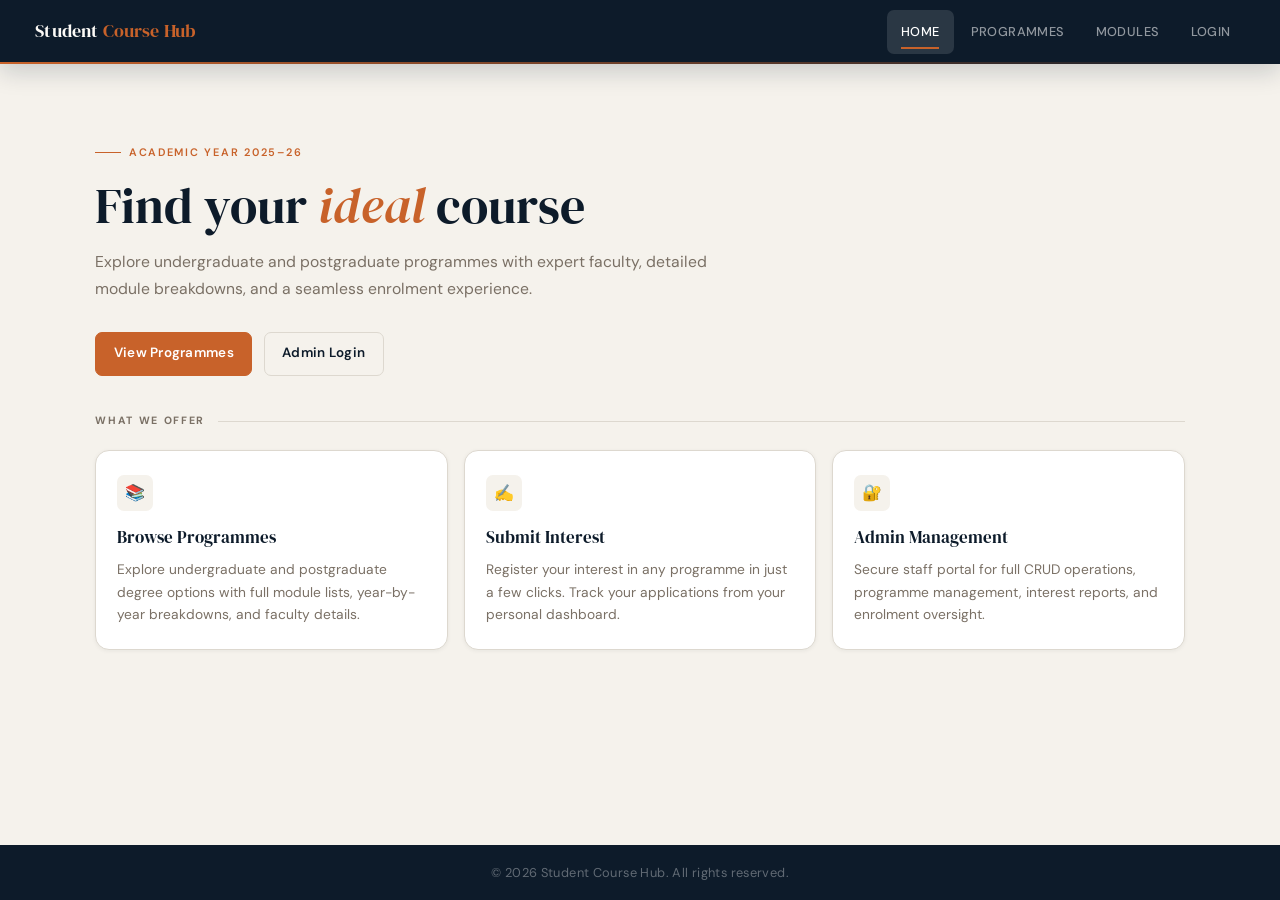
<file: public/index.html>
<!DOCTYPE html>
<html lang="en">
<head>
    <meta charset="UTF-8" />
    <meta name="viewport" content="width=device-width, initial-scale=1.0" />
    <title>Student Course Hub</title>
    <link rel="stylesheet" href="css/style.css" />
</head>
<body>
    <header>
        <h1>Student <span>Course Hub</span></h1>
        <nav>
            <a href="index.html" class="active">Home</a>
            <a href="programmes.html">Programmes</a>
            <a href="modules.html">Modules</a>
            <a href="login.html">Login</a>
        </nav>
    </header>

    <main>
        <section class="hero">
            <div class="hero-label">Academic Year 2025–26</div>
            <h2>Find your <em>ideal</em> course</h2>
            <p>Explore undergraduate and postgraduate programmes with expert faculty, detailed module breakdowns, and a seamless enrolment experience.</p>
            <div class="hero-actions">
                <a class="btn btn-accent" href="programmes.html">View Programmes</a>
                <a class="btn btn-ghost" href="/WebAssignment/public/admin-login">Admin Login</a>
            </div>
        </section>

        <div class="section-label">What we offer</div>

        <section class="features">
            <div class="feature">
                <div class="feature-icon">📚</div>
                <h3>Browse Programmes</h3>
                <p>Explore undergraduate and postgraduate degree options with full module lists, year-by-year breakdowns, and faculty details.</p>
            </div>
            <div class="feature">
                <div class="feature-icon">✍️</div>
                <h3>Submit Interest</h3>
                <p>Register your interest in any programme in just a few clicks. Track your applications from your personal dashboard.</p>
            </div>
            <div class="feature">
                <div class="feature-icon">🔐</div>
                <h3>Admin Management</h3>
                <p>Secure staff portal for full CRUD operations, programme management, interest reports, and enrolment oversight.</p>
            </div>
        </section>
    </main>

    <footer>
        <p>&copy; 2026 Student Course Hub. All rights reserved.</p>
    </footer>
</body>
</html>
</file>
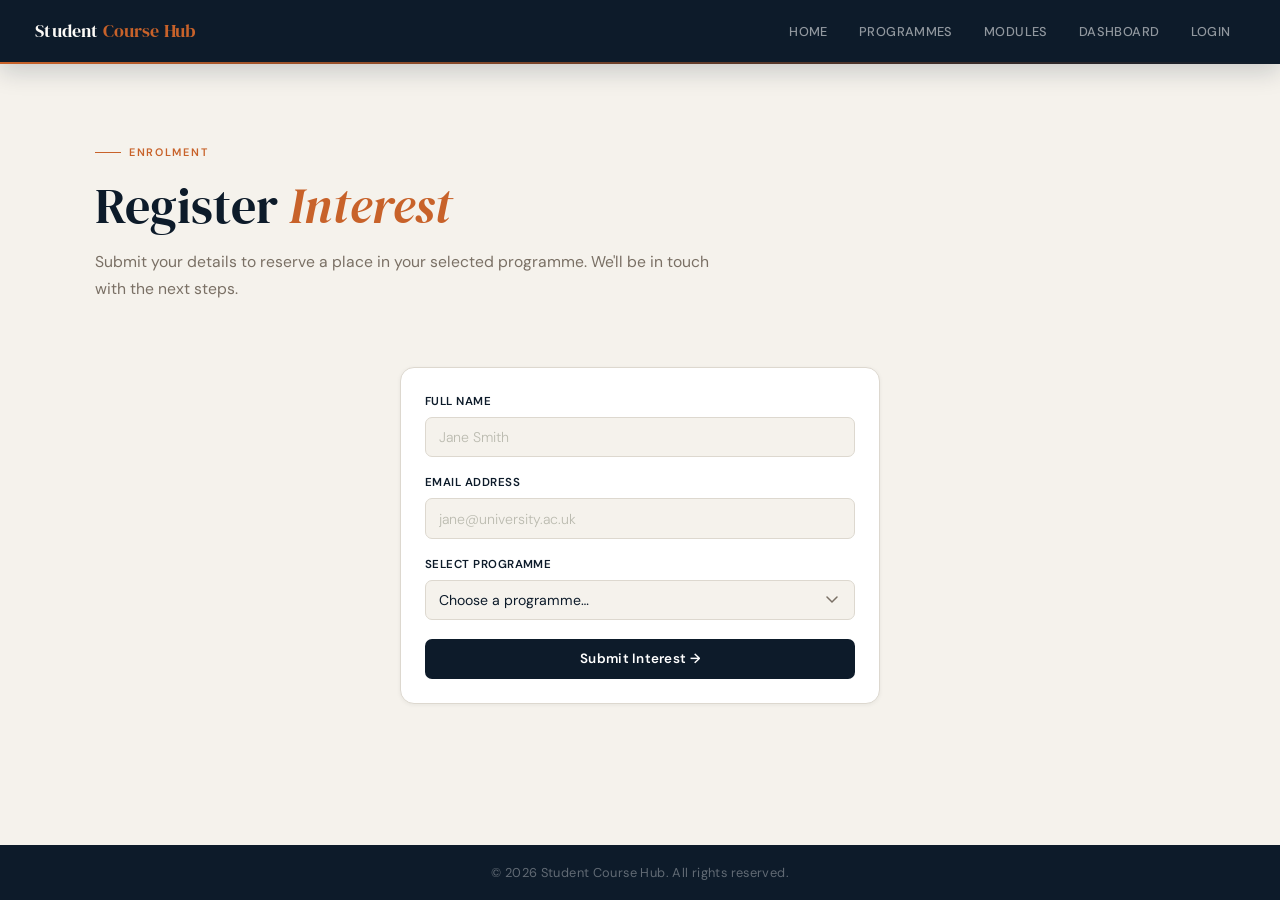
<file: public/interest.html>
<!DOCTYPE html>
<html lang="en">
<head>
  <meta charset="UTF-8" />
  <meta name="viewport" content="width=device-width, initial-scale=1.0" />
  <title>Register Interest — Student Course Hub</title>
  <link rel="stylesheet" href="css/style.css" />
</head>
<body>
  <header>
    <h1>Student <span>Course Hub</span></h1>
    <nav>
      <a href="index.html">Home</a>
      <a href="programmes.html">Programmes</a>
      <a href="modules.html">Modules</a>
      <a href="student-dashboard.html">Dashboard</a>
      <a href="login.html">Login</a>
    </nav>
  </header>

  <main>
    <section class="hero" style="padding-bottom:1rem;">
      <div class="hero-label">Enrolment</div>
      <h2>Register <em>Interest</em></h2>
      <p>Submit your details to reserve a place in your selected programme. We'll be in touch with the next steps.</p>
    </section>

    <div class="form-wrapper">
      <form action="/interest/submit" method="POST">
        <label for="name">Full Name</label>
        <input type="text" id="name" name="name" placeholder="Jane Smith" required>

        <label for="email">Email Address</label>
        <input type="email" id="email" name="email" placeholder="jane@university.ac.uk" required>

        <label for="programme">Select Programme</label>
        <select id="programme" name="programme_id" required>
          <option value="" disabled selected>Choose a programme…</option>
          <option value="1">BSc Computer Science</option>
          <option value="4">BSc Cyber Security</option>
          <option value="6">MSc Machine Learning</option>
        </select>

        <button type="submit">Submit Interest →</button>
      </form>
    </div>
  </main>

  <footer>
    <p>&copy; 2026 Student Course Hub. All rights reserved.</p>
  </footer>
</body>
</html>
</file>
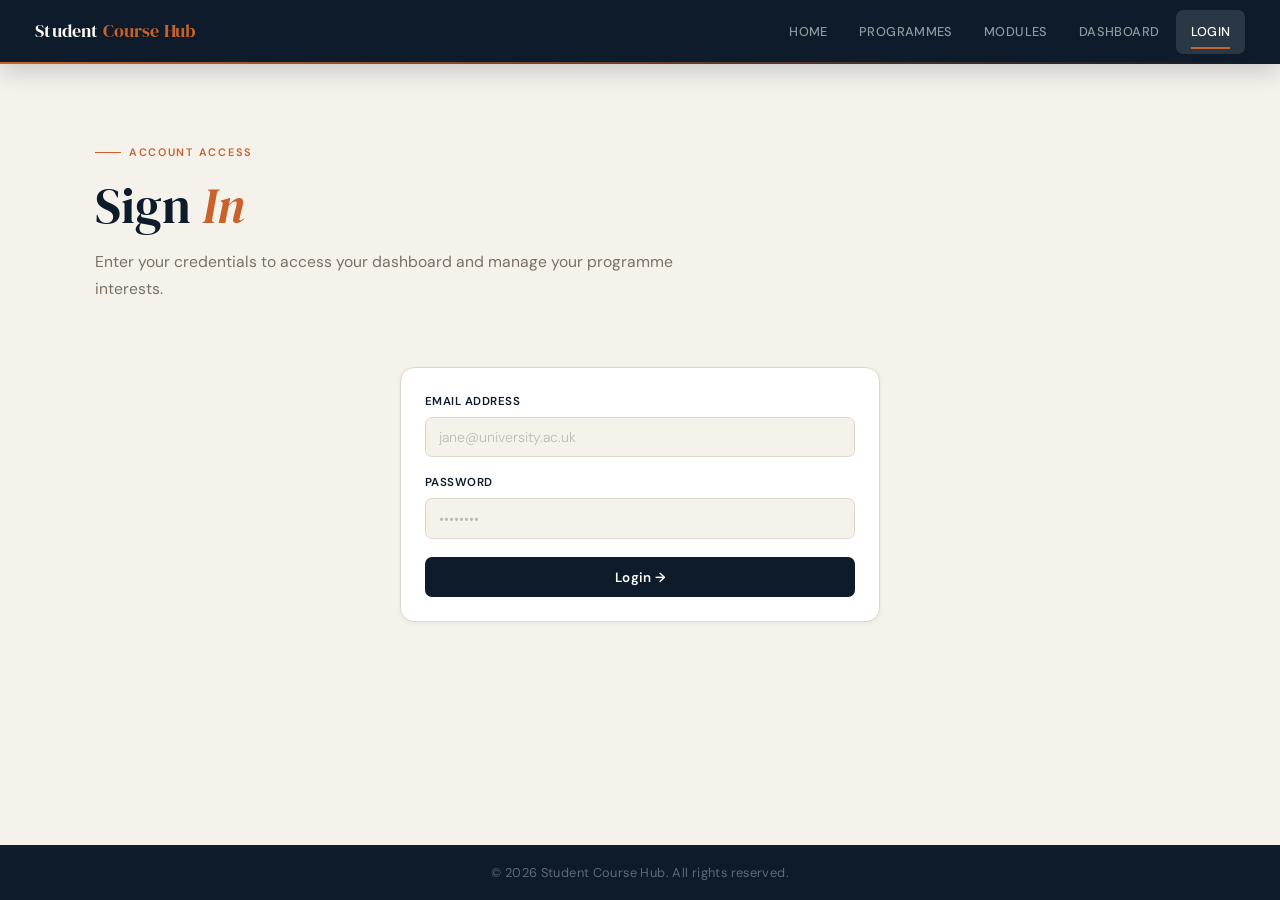
<file: public/login.html>
<!DOCTYPE html>
<html lang="en">
<head>
  <meta charset="UTF-8" />
  <meta name="viewport" content="width=device-width, initial-scale=1.0" />
  <title>Login — Student Course Hub</title>
  <link rel="stylesheet" href="css/style.css" />
</head>
<body>
  <header>
    <h1>Student <span>Course Hub</span></h1>
    <nav>
      <a href="index.html">Home</a>
      <a href="programmes.html">Programmes</a>
      <a href="modules.html">Modules</a>
      <a href="student-dashboard.html">Dashboard</a>
      <a href="login.html" class="active">Login</a>
    </nav>
  </header>

  <main>
    <section class="hero" style="padding-bottom:1rem;">
      <div class="hero-label">Account Access</div>
      <h2>Sign <em>In</em></h2>
      <p>Enter your credentials to access your dashboard and manage your programme interests.</p>
    </section>

    <div class="form-wrapper">
      <form action="/auth/login" method="POST">
        <label for="email">Email Address</label>
        <input type="email" id="email" name="email" placeholder="jane@university.ac.uk" required>

        <label for="password">Password</label>
        <input type="password" id="password" name="password" placeholder="••••••••" required>

        <button type="submit">Login →</button>
      </form>
    </div>
  </main>

  <footer>
    <p>&copy; 2026 Student Course Hub. All rights reserved.</p>
  </footer>
</body>
</html>
</file>
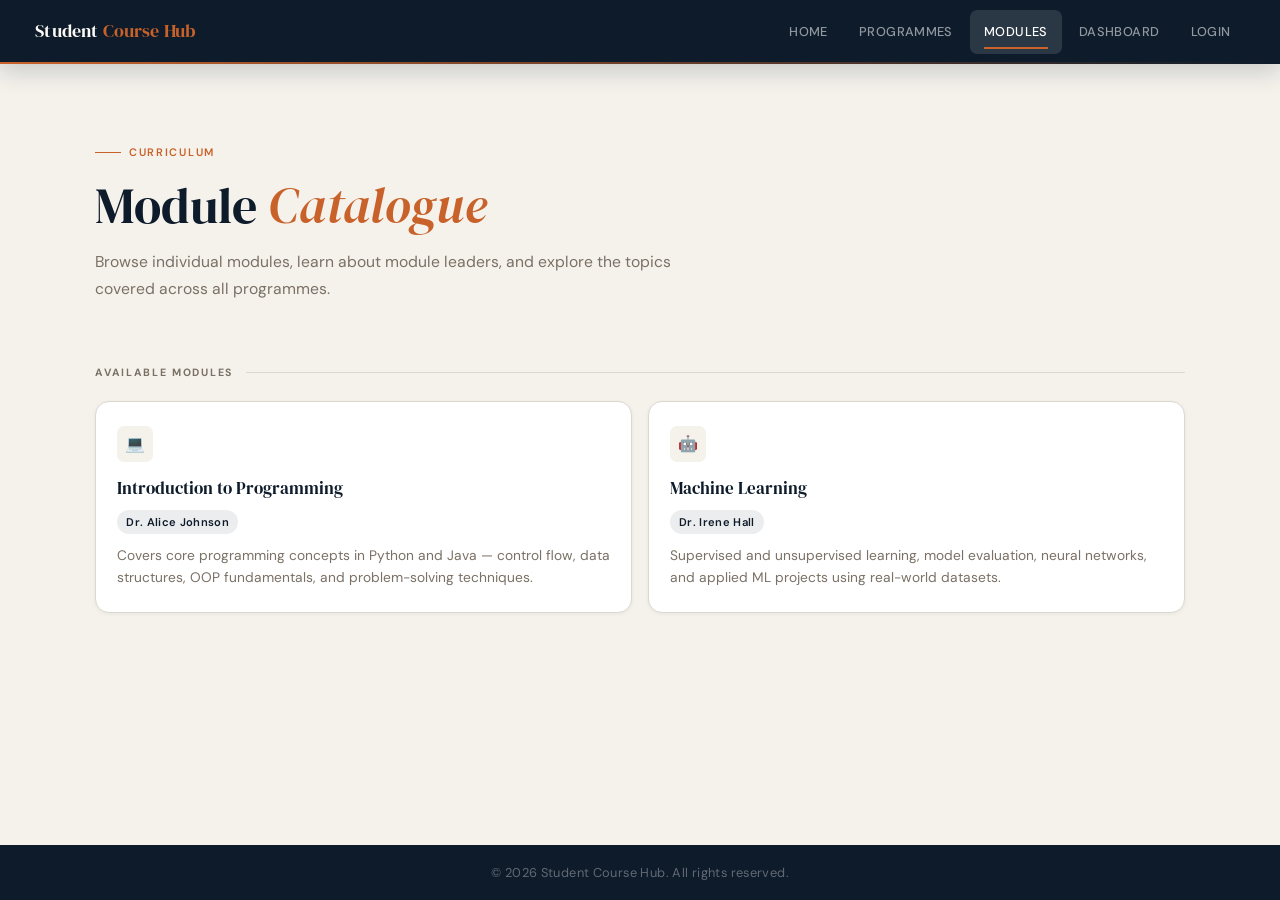
<file: public/modules.html>
<!DOCTYPE html>
<html lang="en">
<head>
  <meta charset="UTF-8" />
  <meta name="viewport" content="width=device-width, initial-scale=1.0" />
  <title>Modules — Student Course Hub</title>
  <link rel="stylesheet" href="css/style.css" />
</head>
<body>
  <header>
    <h1>Student <span>Course Hub</span></h1>
    <nav>
      <a href="index.html">Home</a>
      <a href="programmes.html">Programmes</a>
      <a href="modules.html" class="active">Modules</a>
      <a href="student-dashboard.html">Dashboard</a>
      <a href="login.html">Login</a>
    </nav>
  </header>

  <main>
    <section class="hero" style="padding-bottom:2rem;">
      <div class="hero-label">Curriculum</div>
      <h2>Module <em>Catalogue</em></h2>
      <p>Browse individual modules, learn about module leaders, and explore the topics covered across all programmes.</p>
    </section>

    <div class="section-label">Available Modules</div>

    <section class="features">
      <div class="feature">
        <div class="feature-icon">💻</div>
        <h3>Introduction to Programming</h3>
        <p><span class="badge badge-navy" style="margin-bottom:0.6rem;display:inline-flex;">Dr. Alice Johnson</span></p>
        <p>Covers core programming concepts in Python and Java — control flow, data structures, OOP fundamentals, and problem-solving techniques.</p>
      </div>
      <div class="feature">
        <div class="feature-icon">🤖</div>
        <h3>Machine Learning</h3>
        <p><span class="badge badge-navy" style="margin-bottom:0.6rem;display:inline-flex;">Dr. Irene Hall</span></p>
        <p>Supervised and unsupervised learning, model evaluation, neural networks, and applied ML projects using real-world datasets.</p>
      </div>
    </section>
  </main>

  <footer>
    <p>&copy; 2026 Student Course Hub. All rights reserved.</p>
  </footer>
</body>
</html>
</file>
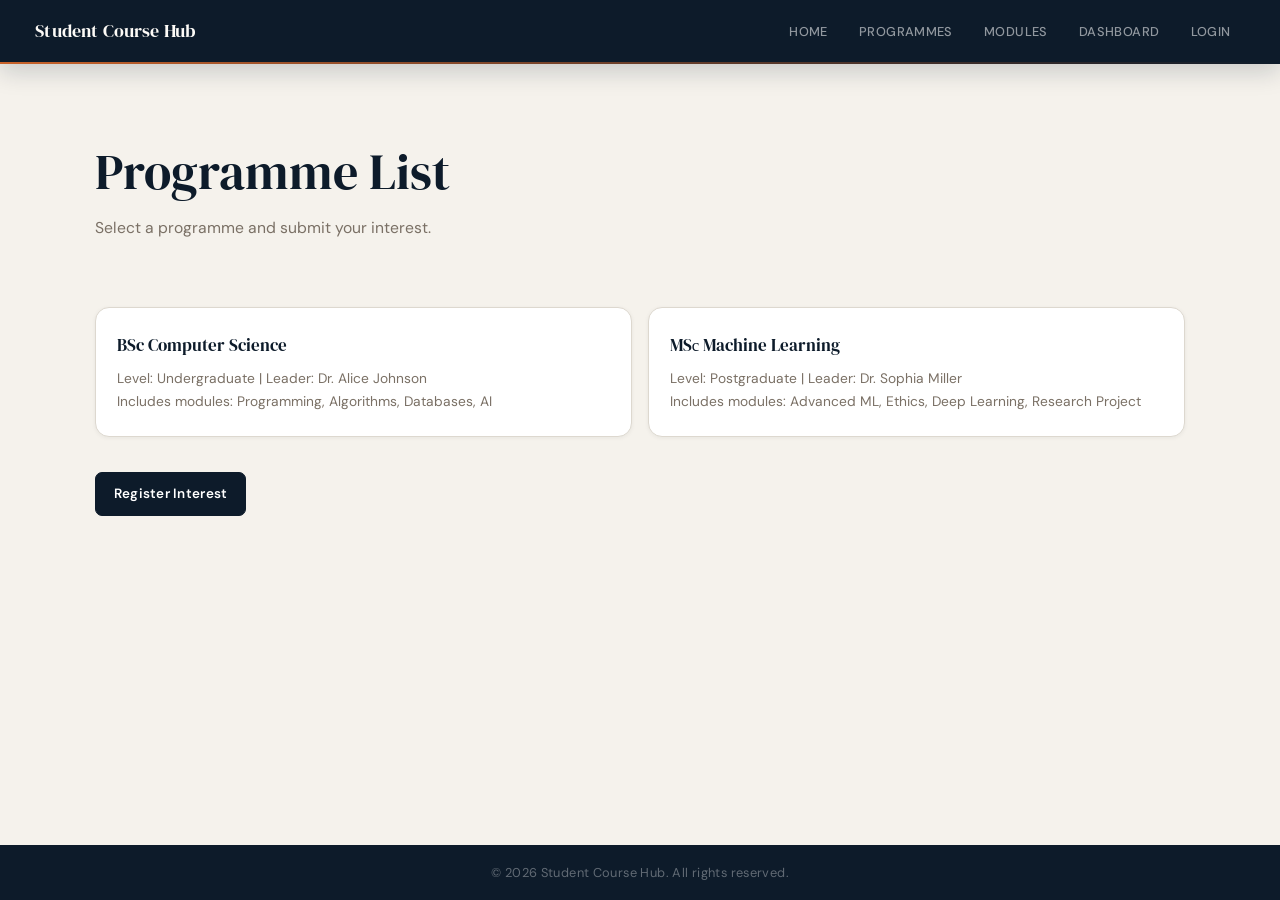
<file: public/programmes.html>
<!DOCTYPE html>
<html lang="en">
<head>
  <meta charset="UTF-8" />
  <meta name="viewport" content="width=device-width, initial-scale=1.0" />
  <title>Programmes - Student Course Hub</title>
  <link rel="stylesheet" href="css/style.css" />
</head>
<body>
  <header>
    <h1>Student Course Hub</h1>
    <nav>
      <a href="index.html">Home</a>
      <a href="programmes.html">Programmes</a>
      <a href="modules.html">Modules</a>
      <a href="student-dashboard.html">Dashboard</a>
      <a href="login.html">Login</a>
    </nav>
  </header>
  <main>
    <section class="hero">
      <h2>Programme List</h2>
      <p>Select a programme and submit your interest.</p>
    </section>
    <section class="features" id="programme-list">
      <div class="feature">
        <h3>BSc Computer Science</h3>
        <p>Level: Undergraduate | Leader: Dr. Alice Johnson</p>
        <p>Includes modules: Programming, Algorithms, Databases, AI</p>
      </div>
      <div class="feature">
        <h3>MSс Machine Learning</h3>
        <p>Level: Postgraduate | Leader: Dr. Sophia Miller</p>
        <p>Includes modules: Advanced ML, Ethics, Deep Learning, Research Project</p>
      </div>
    </section>
    <a class="btn" href="interest.html">Register Interest</a>
  </main>
  <footer>
    <p>&copy; 2026 Student Course Hub. All rights reserved.</p>
  </footer>
</body>
</html>
</file>
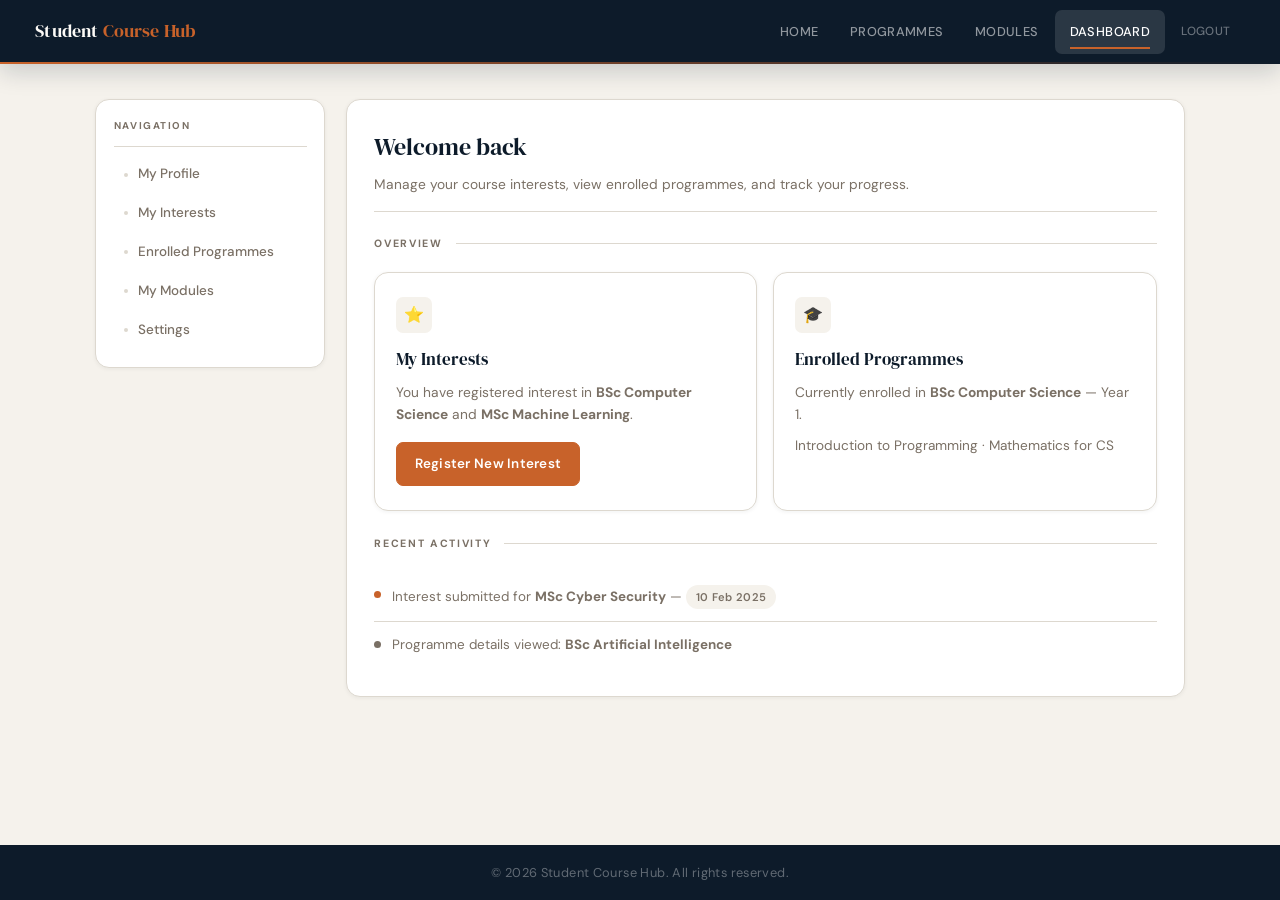
<file: public/student-dashboard.html>
<!DOCTYPE html>
<html lang="en">
<head>
    <meta charset="UTF-8" />
    <meta name="viewport" content="width=device-width, initial-scale=1.0" />
    <title>Student Dashboard — Student Course Hub</title>
    <link rel="stylesheet" href="css/style.css" />
</head>
<body>
    <header>
        <h1>Student <span>Course Hub</span></h1>
        <nav>
            <a href="index.html">Home</a>
            <a href="programmes.html">Programmes</a>
            <a href="modules.html">Modules</a>
            <a href="student-dashboard.html" class="active">Dashboard</a>
            <a href="logout.html" class="nav-logout">Logout</a>
        </nav>
    </header>

    <main>
        <div class="dashboard">
            <aside class="sidebar">
                <div class="sidebar-header">Navigation</div>
                <ul>
                    <li><a href="#profile">My Profile</a></li>
                    <li><a href="#interests">My Interests</a></li>
                    <li><a href="#programmes">Enrolled Programmes</a></li>
                    <li><a href="#modules">My Modules</a></li>
                    <li><a href="#settings">Settings</a></li>
                </ul>
            </aside>

            <section class="content">
                <div class="content-header">
                    <h2>Welcome back</h2>
                    <p>Manage your course interests, view enrolled programmes, and track your progress.</p>
                </div>

                <div class="section-label">Overview</div>

                <div class="features">
                    <div class="feature" id="interests">
                        <div class="feature-icon">⭐</div>
                        <h3>My Interests</h3>
                        <p>You have registered interest in <strong>BSc Computer Science</strong> and <strong>MSc Machine Learning</strong>.</p>
                        <a class="btn btn-accent" href="interest.html">Register New Interest</a>
                    </div>

                    <div class="feature" id="programmes">
                        <div class="feature-icon">🎓</div>
                        <h3>Enrolled Programmes</h3>
                        <p>Currently enrolled in <strong>BSc Computer Science</strong> — Year 1.</p>
                        <p style="margin-top:0.6rem; font-size:0.85rem; color:var(--muted);">Introduction to Programming &middot; Mathematics for CS</p>
                    </div>
                </div>

                <div class="section-label" style="margin-top:1.5rem;">Recent Activity</div>

                <ul class="activity-list">
                    <li>
                        <span class="activity-dot"></span>
                        <span>Interest submitted for <strong>MSc Cyber Security</strong> &mdash; <span class="badge badge-muted">10 Feb 2025</span></span>
                    </li>
                    <li>
                        <span class="activity-dot" style="background:var(--muted);"></span>
                        <span>Programme details viewed: <strong>BSc Artificial Intelligence</strong></span>
                    </li>
                </ul>
            </section>
        </div>
    </main>

    <footer>
        <p>&copy; 2026 Student Course Hub. All rights reserved.</p>
    </footer>
</body>
</html>
</file>
<file: public/css/style.css>
@import url('https://fonts.googleapis.com/css2?family=DM+Serif+Display:ital@0;1&family=DM+Sans:ital,opsz,wght@0,9..40,300;0,9..40,400;0,9..40,500;0,9..40,600;1,9..40,300&display=swap');

/* ── Variables ─────────────────────────────────────────── */
:root {
  --cream:     #F5F2EC;
  --paper:     #FDFBF7;
  --navy:      #0D1B2A;
  --navy-mid:  #1A3044;
  --accent:    #C8622A;
  --accent-lt: #E88B5A;
  --muted:     #7A7065;
  --border:    #DDD8CF;
  --card:      #FFFFFF;
  --shadow-sm: 0 1px 4px rgba(13,27,42,.06);
  --shadow-md: 0 4px 20px rgba(13,27,42,.10);
  --shadow-lg: 0 12px 40px rgba(13,27,42,.14);
  --radius:    10px;
  --radius-sm: 7px;
  --radius-lg: 14px;
  --transition: 0.3s cubic-bezier(0.4, 0, 0.2, 1);
}

/* ── Reset ──────────────────────────────────────────────── */
*, *::before, *::after { box-sizing: border-box; margin: 0; padding: 0; }
html { scroll-behavior: smooth; -webkit-font-smoothing: antialiased; }
body {
  font-family: 'DM Sans', sans-serif;
  background: var(--cream);
  color: var(--navy);
  line-height: 1.65;
  font-size: 16px;
  min-height: 100vh;
  display: flex;
  flex-direction: column;
}

.skip-link {
  position: absolute;
  left: 0;
  top: -100px;
  background: var(--navy);
  color: #fff;
  padding: 0.7rem 1rem;
  z-index: 2000;
  text-decoration: none;
}
.skip-link:focus { top: 0; }

.sr-only {
  position: absolute;
  width: 1px;
  height: 1px;
  padding: 0;
  margin: -1px;
  overflow: hidden;
  clip: rect(0, 0, 0, 0);
  white-space: nowrap;
  border: 0;
}

/* ── Keyframes ──────────────────────────────────────────── */
@keyframes fadeUp {
  from { opacity: 0; transform: translateY(14px); }
  to   { opacity: 1; transform: translateY(0); }
}
@keyframes fadeIn {
  from { opacity: 0; }
  to   { opacity: 1; }
}
@keyframes slideRight {
  from { opacity: 0; transform: translateX(-10px); }
  to   { opacity: 1; transform: translateX(0); }
}
@keyframes scaleIn {
  from { opacity: 0; transform: scale(0.98); }
  to   { opacity: 1; transform: scale(1); }
}
@keyframes accentLine {
  from { width: 0; }
  to   { width: 3rem; }
}
@keyframes shimmer {
  0%   { background-position: -200% center; }
  100% { background-position: 200% center; }
}

/* ── Header ─────────────────────────────────────────────── */
header {
  background: var(--navy);
  padding: 0 2.2rem;
  display: flex;
  align-items: center;
  justify-content: space-between;
  min-height: 64px;
  position: sticky;
  top: 0;
  z-index: 180;
  animation: fadeIn 0.5s ease both;
  box-shadow: 0 8px 24px rgba(13,27,42,.18);
}
header::after {
  content: '';
  position: absolute;
  bottom: 0; left: 0; right: 0;
  height: 2px;
  background: linear-gradient(90deg, var(--accent), transparent);
}
header h1 {
  font-family: 'DM Serif Display', serif;
  font-size: 1.1rem;
  color: var(--paper);
  letter-spacing: 0.01em;
  font-weight: 400;
  white-space: nowrap;
}
header h1 span {
  color: var(--accent);
}
header nav {
  display: flex;
  gap: 0.15rem;
  align-items: center;
  flex-wrap: wrap;
  justify-content: flex-end;
}
header nav a {
  color: rgba(255,255,255,0.55);
  text-decoration: none;
  font-size: 0.8rem;
  font-weight: 500;
  letter-spacing: 0.03em;
  text-transform: uppercase;
  padding: 0 0.9rem;
  height: 44px;
  display: flex;
  align-items: center;
  position: relative;
  transition: color var(--transition), background var(--transition);
  border-radius: var(--radius-sm);
}
header nav a::after {
  content: '';
  position: absolute;
  bottom: 5px; left: 0.9rem; right: 0.9rem;
  height: 2px;
  background: var(--accent);
  transform: scaleX(0);
  transition: transform var(--transition);
  transform-origin: center;
}
header nav a:hover { color: #fff; background: rgba(255,255,255,.08); }
header nav a:hover::after { transform: scaleX(1); }
header nav a.active { color: #fff; background: rgba(255,255,255,.12); }
header nav a.active::after { transform: scaleX(1); }

/* Logout / special nav link */
header nav a.nav-logout {
  color: rgba(255,255,255,0.38);
  font-size: 0.74rem;
}
header nav a.nav-logout:hover { color: #e88b5a; }

/* ── Main ────────────────────────────────────────────────── */
main {
  flex: 1;
  padding: 2.2rem 2.2rem 3.2rem;
  max-width: 1160px;
  margin: 0 auto;
  width: 100%;
}

/* ── Hero ────────────────────────────────────────────────── */
.hero {
  padding: 2.8rem 0 2.3rem;
  animation: fadeUp 0.6s ease both;
}
.hero-label {
  font-size: 0.68rem;
  font-weight: 600;
  letter-spacing: 0.16em;
  text-transform: uppercase;
  color: var(--accent);
  margin-bottom: 1rem;
  display: flex;
  align-items: center;
  gap: 0.5rem;
}
.hero-label::before {
  content: '';
  display: inline-block;
  width: 1.6rem;
  height: 1px;
  background: var(--accent);
}
.hero h2 {
  font-family: 'DM Serif Display', serif;
  font-size: clamp(2.1rem, 4.5vw, 3.1rem);
  font-weight: 400;
  line-height: 1.14;
  color: var(--navy);
  margin-bottom: 0.9rem;
  max-width: 720px;
}
.hero h2 em {
  font-style: italic;
  color: var(--accent);
}
.hero p {
  font-size: 0.98rem;
  color: var(--muted);
  max-width: 620px;
  margin-bottom: 1.8rem;
  font-weight: 400;
  line-height: 1.72;
}
.hero-actions {
  display: flex;
  gap: 0.7rem;
  flex-wrap: wrap;
}

/* ── Buttons ─────────────────────────────────────────────── */
.btn {
  display: inline-flex;
  align-items: center;
  gap: 0.5rem;
  background: var(--navy);
  color: #fff;
  padding: 0.62rem 1.1rem;
  border-radius: var(--radius-sm);
  text-decoration: none;
  font-weight: 600;
  font-size: 0.84rem;
  letter-spacing: 0.02em;
  transition: all var(--transition);
  border: 1.5px solid var(--navy);
  white-space: nowrap;
}
.btn:hover {
  background: var(--navy-mid);
  transform: translateY(-2px);
  box-shadow: 0 8px 22px rgba(13,27,42,.2);
}
.btn-accent {
  background: var(--accent);
  border-color: var(--accent);
}
.btn-accent:hover {
  background: #b5571f;
  border-color: #b5571f;
}
.btn-ghost {
  background: transparent;
  color: var(--navy);
  border-color: var(--border);
}
.btn-ghost:hover {
  background: var(--cream);
  border-color: var(--navy);
  box-shadow: var(--shadow-xs);
}

/* ── Section divider label ───────────────────────────────── */
.section-label {
  font-size: 0.66rem;
  font-weight: 700;
  letter-spacing: 0.16em;
  text-transform: uppercase;
  color: var(--muted);
  margin-bottom: 1.25rem;
  display: flex;
  align-items: center;
  gap: 0.8rem;
}
.section-label::after {
  content: '';
  flex: 1;
  height: 1px;
  background: var(--border);
}

/* ── Feature Grid ────────────────────────────────────────── */
.features {
  display: grid;
  grid-template-columns: repeat(auto-fit, minmax(260px, 1fr));
  gap: 1rem;
  margin-bottom: 2.2rem;
}

.feature {
  background: var(--card);
  border-radius: var(--radius-lg);
  padding: 1.5rem 1.3rem;
  border: 1px solid var(--border);
  box-shadow: var(--shadow-sm);
  transition: all var(--transition);
  position: relative;
  overflow: hidden;
  animation: fadeUp 0.5s ease both;
}
.feature:nth-child(1) { animation-delay: 0.05s; }
.feature:nth-child(2) { animation-delay: 0.12s; }
.feature:nth-child(3) { animation-delay: 0.19s; }
.feature:nth-child(4) { animation-delay: 0.26s; }

.feature::before {
  content: '';
  position: absolute;
  top: 0; left: 0;
  width: 3px;
  height: 0;
  background: var(--accent);
  transition: height 0.4s ease;
}
.feature:hover { 
  box-shadow: var(--shadow-md);
  transform: translateY(-4px);
  border-color: transparent;
}
.feature:hover::before { height: 100%; }

.feature-icon {
  width: 36px; height: 36px;
  background: var(--cream);
  border-radius: var(--radius-sm);
  display: flex; align-items: center; justify-content: center;
  margin-bottom: 0.8rem;
  font-size: 1rem;
}
.feature h3 {
  font-family: 'DM Serif Display', serif;
  font-size: 1.05rem;
  font-weight: 400;
  color: var(--navy);
  margin-bottom: 0.45rem;
}
.feature p {
  color: var(--muted);
  font-size: 0.86rem;
  line-height: 1.62;
}
.feature .btn {
  margin-top: 1.05rem;
}

.programme-card {
  display: flex;
  flex-direction: column;
}

.programme-summary {
  margin-bottom: 0.55rem;
}

.programme-actions {
  margin-top: auto;
  display: flex;
  flex-wrap: wrap;
  gap: 0.55rem;
}

.programme-actions .btn {
  margin-top: 0;
}

/* ── Dashboard Layout ────────────────────────────────────── */
.dashboard {
  display: grid;
  grid-template-columns: 230px 1fr;
  gap: 1.3rem;
  align-items: start;
  animation: scaleIn 0.5s ease both;
}

/* ── Sidebar ─────────────────────────────────────────────── */
.sidebar {
  background: var(--card);
  border-radius: var(--radius-lg);
  border: 1px solid var(--border);
  padding: 1.1rem;
  position: sticky;
  top: 84px;
  overflow: hidden;
  box-shadow: var(--shadow-sm);
}
.sidebar-header {
  font-size: 0.62rem;
  font-weight: 700;
  letter-spacing: 0.16em;
  text-transform: uppercase;
  color: var(--muted);
  padding-bottom: 0.75rem;
  margin-bottom: 0.5rem;
  border-bottom: 1px solid var(--border);
}
.sidebar ul { list-style: none; }
.sidebar ul li { animation: slideRight 0.4s ease both; }
.sidebar ul li:nth-child(1) { animation-delay: 0.05s; }
.sidebar ul li:nth-child(2) { animation-delay: 0.1s; }
.sidebar ul li:nth-child(3) { animation-delay: 0.15s; }
.sidebar ul li:nth-child(4) { animation-delay: 0.2s; }
.sidebar ul li:nth-child(5) { animation-delay: 0.25s; }

.sidebar ul li a {
  display: flex;
  align-items: center;
  gap: 0.6rem;
  color: var(--muted);
  text-decoration: none;
  padding: 0.52rem 0.65rem;
  border-radius: var(--radius-sm);
  font-size: 0.84rem;
  font-weight: 500;
  transition: all var(--transition);
  position: relative;
}
.sidebar ul li a::before {
  content: '';
  display: inline-block;
  width: 4px; height: 4px;
  border-radius: 50%;
  background: var(--border);
  transition: background var(--transition), transform var(--transition);
  flex-shrink: 0;
}
.sidebar ul li a:hover {
  background: var(--cream);
  color: var(--navy);
  padding-left: 0.75rem;
}
.sidebar ul li a:hover::before {
  background: var(--accent);
  transform: scale(1.4);
}

/* ── Content Panel ───────────────────────────────────────── */
.content {
  background: var(--card);
  border-radius: var(--radius-lg);
  border: 1px solid var(--border);
  padding: 1.7rem;
  animation: fadeUp 0.5s ease both;
  box-shadow: var(--shadow-sm);
}
.content-header {
  margin-bottom: 1.4rem;
  padding-bottom: 1rem;
  border-bottom: 1px solid var(--border);
}
.content-header h2 {
  font-family: 'DM Serif Display', serif;
  font-size: 1.5rem;
  font-weight: 400;
  color: var(--navy);
  margin-bottom: 0.35rem;
}
.content-header p {
  color: var(--muted);
  font-size: 0.86rem;
}
.content .features {
  margin-bottom: 0;
}

/* ── Forms ───────────────────────────────────────────────── */
.form-wrapper {
  max-width: 480px;
  margin: 1.2rem auto 0;
  animation: fadeUp 0.5s ease both;
}
.form-wrapper form,
form {
  background: var(--card);
  border-radius: var(--radius-lg);
  padding: 1.5rem;
  border: 1px solid var(--border);
  box-shadow: var(--shadow-sm);
}
.form-group {
  margin-bottom: 1rem;
}
form label,
.form-group label {
  display: block;
  font-size: 0.72rem;
  font-weight: 600;
  letter-spacing: 0.04em;
  text-transform: uppercase;
  color: var(--navy);
  margin-bottom: 0.38rem;
}
form input[type=text],
form input[type=email],
form input[type=password],
form select,
form textarea {
  width: 100%;
  padding: 0.64rem 0.82rem;
  margin-bottom: 1rem;
  border: 1.5px solid var(--border);
  border-radius: var(--radius-sm);
  font-size: 0.88rem;
  font-family: 'DM Sans', sans-serif;
  background: var(--cream);
  color: var(--navy);
  transition: all var(--transition);
  appearance: none;
}
form input:focus,
form select:focus,
form textarea:focus {
  border-color: var(--accent);
  outline: none;
  background: var(--paper);
  box-shadow: 0 0 0 3px rgba(200,98,42,.1);
}
form input::placeholder { color: #BBBBB0; font-weight: 300; }

form select {
  background-image: url("data:image/svg+xml,%3Csvg xmlns='http://www.w3.org/2000/svg' width='12' height='8' viewBox='0 0 12 8'%3E%3Cpath d='M1 1l5 5 5-5' stroke='%237A7065' stroke-width='1.5' fill='none' stroke-linecap='round'/%3E%3C/svg%3E");
  background-repeat: no-repeat;
  background-position: right 1rem center;
  padding-right: 2.5rem;
  cursor: pointer;
}

form button,
.btn-submit {
  background: var(--navy);
  color: #fff;
  border: none;
  padding: 0.72rem 1.2rem;
  border-radius: var(--radius-sm);
  cursor: pointer;
  font-weight: 600;
  font-family: 'DM Sans', sans-serif;
  font-size: 0.84rem;
  width: 100%;
  letter-spacing: 0.02em;
  transition: all var(--transition);
  margin-top: 0.15rem;
  position: relative;
  overflow: hidden;
}
form button::after {
  content: '';
  position: absolute;
  inset: 0;
  background: linear-gradient(120deg, transparent 30%, rgba(255,255,255,0.08) 50%, transparent 70%);
  background-size: 200% 100%;
  opacity: 0;
  transition: opacity 0.3s;
}
form button:hover {
  background: var(--navy-mid);
  transform: translateY(-2px);
  box-shadow: 0 9px 20px rgba(13,27,42,.21);
}
form button:hover::after { opacity: 1; animation: shimmer 1.2s ease infinite; }
form button:active { transform: translateY(0); }

.filter-form {
  display: flex;
  flex-wrap: wrap;
  gap: 0.6rem;
  align-items: center;
  margin: 0 0 1rem;
  padding: 0.75rem;
  border: 1px solid var(--border);
  border-radius: var(--radius);
  background: var(--paper);
  box-shadow: var(--shadow-sm);
}

.filter-input-wrap {
  position: relative;
  flex: 1 1 340px;
  min-width: 220px;
}

.filter-icon {
  position: absolute;
  left: 0.75rem;
  top: 50%;
  transform: translateY(-50%);
  color: var(--muted);
  font-size: 0.86rem;
  pointer-events: none;
}

.filter-form input[type='text'],
.filter-form select {
  margin: 0;
  width: 100%;
  max-width: 100%;
  min-height: 38px;
  background: #fff;
  border: 1.5px solid var(--border);
}

.filter-form input[type='text'] { padding-left: 2rem; }

.filter-form select {
  flex: 0 0 210px;
  max-width: 210px;
}

.filter-form button {
  width: auto;
  margin: 0;
  padding: 0 0.95rem;
  min-height: 38px;
}

.filter-active-note {
  margin-bottom: 1rem;
  font-size: 0.8rem;
  color: var(--muted);
}

.programme-thumb {
  width: 100%;
  max-height: 160px;
  object-fit: cover;
  border-radius: var(--radius-sm);
  margin-bottom: 0.8rem;
  border: 1px solid var(--border);
}

.programme-hero-image {
  width: 100%;
  max-height: 280px;
  object-fit: cover;
  border-radius: var(--radius);
  border: 1px solid var(--border);
  margin: 0.4rem 0 1rem;
}

.module-thumb {
  width: 54px;
  height: 38px;
  object-fit: cover;
  border-radius: var(--radius-sm);
  border: 1px solid var(--border);
}

.shared-note {
  margin-top: 0.35rem;
  font-size: 0.76rem;
  color: var(--muted);
}

.staff-profile-card {
  display: grid;
  grid-template-columns: 104px 1fr;
  gap: 0.85rem;
  align-items: start;
  border: 1px solid var(--border);
  border-radius: var(--radius);
  background: #fff;
  padding: 0.9rem;
}

.staff-profile-photo {
  width: 104px;
  height: 104px;
  border-radius: var(--radius-sm);
  object-fit: cover;
  border: 1px solid var(--border);
}

.staff-profile-meta h3 {
  margin: 0 0 0.18rem;
  font-size: 1rem;
}

.staff-profile-role {
  margin: 0 0 0.36rem;
  color: var(--navy-mid);
  font-size: 0.82rem;
}

.staff-profile-bio {
  margin: 0;
  color: var(--muted);
  font-size: 0.84rem;
}

.staff-inline-meta {
  margin-top: 0.12rem;
  font-size: 0.75rem;
  color: var(--muted);
}

.inline-form {
  display: inline-flex;
  align-items: center;
  margin: 0;
  padding: 0;
  background: transparent;
  border: none;
  border-radius: 0;
  box-shadow: none;
}

.inline-form button {
  display: inline-flex;
  align-items: center;
  justify-content: center;
  width: auto;
  margin: 0;
  padding: 0;
}

.checkbox-row {
  display: flex;
  align-items: center;
  gap: 0.55rem;
  margin: 0.25rem 0 1rem;
}

.checkbox-row input[type='checkbox'] {
  width: 16px;
  height: 16px;
}

.checkbox-row label {
  margin: 0;
  text-transform: none;
  letter-spacing: 0;
}

.table-wrap {
  overflow-x: auto;
  border-radius: var(--radius);
  border: 1px solid var(--border);
}

.data-table {
  width: 100%;
  border-collapse: collapse;
  background: #fff;
}

.data-table caption {
  text-align: left;
  font-size: 0.8rem;
  color: var(--muted);
  margin-bottom: 0.45rem;
  padding: 0.5rem 0.7rem;
}

.data-table th,
.data-table td {
  border-bottom: 1px solid var(--border);
  padding: 0.68rem 0.78rem;
  text-align: left;
  vertical-align: top;
  font-size: 0.84rem;
}

.data-table th {
  font-size: 0.7rem;
  letter-spacing: 0.08em;
  text-transform: uppercase;
  color: var(--muted);
  background: var(--paper);
}

.data-table tr:last-child td { border-bottom: none; }

.action-row {
  display: flex;
  flex-wrap: wrap;
  gap: 0.25rem;
  align-items: center;
}

.icon-btn {
  display: inline-flex;
  align-items: center;
  justify-content: center;
  width: 24px;
  height: 24px;
  min-width: 24px;
  min-height: 24px;
  padding: 0;
  border: 1px solid var(--border);
  border-radius: var(--radius-sm);
  background: #fff;
  color: var(--muted);
  text-decoration: none;
  font-size: 0.76rem;
  line-height: 1;
  cursor: pointer;
  transition: background var(--transition), color var(--transition), border-color var(--transition), box-shadow var(--transition);
}

.icon-glyph {
  width: 13px;
  height: 13px;
  display: block;
}

.icon-btn:hover {
  background: var(--cream);
  color: var(--navy);
  box-shadow: var(--shadow-sm);
}

.icon-btn-edit:hover { border-color: var(--navy-mid); }
.icon-btn-toggle:hover { border-color: var(--accent); }
.icon-btn-delete:hover { border-color: var(--accent); color: var(--accent); }

.icon-btn:focus-visible {
  outline: 2px solid rgba(200,98,42,.35);
  outline-offset: 1px;
}

.inline-form .icon-btn::after {
  content: none;
}

.cleanup-btn {
  border-radius: 999px;
  padding: 0.5rem 0.92rem;
  font-size: 0.76rem;
  letter-spacing: 0.03em;
  text-transform: uppercase;
  border-width: 1px;
}

.cleanup-btn::before {
  font-size: 0.82rem;
  line-height: 1;
}

.cleanup-btn-duplicate {
  background: #f4efe6;
  color: #5f4b2a;
  border-color: #d8c5a4;
}

.cleanup-btn-duplicate::before { content: '⟲'; }

.cleanup-btn-duplicate:hover {
  background: #eadfcd;
  color: #4b3920;
  border-color: #c8af86;
  box-shadow: 0 6px 16px rgba(95, 75, 42, 0.16);
}

.cleanup-btn-invalid {
  background: #f8e7e7;
  color: #7a1f1f;
  border-color: #e2b2b2;
}

.cleanup-btn-invalid::before { content: '✕'; }

.cleanup-btn-invalid:hover {
  background: #f2d6d6;
  color: #5f1616;
  border-color: #cc8d8d;
  box-shadow: 0 6px 16px rgba(122, 31, 31, 0.16);
}

.alert {
  padding: 0.75rem 0.9rem;
  border-radius: var(--radius-sm);
  margin-bottom: 0.9rem;
}

.alert-error {
  background: #fce8e8;
  color: #8b1f1f;
  border: 1px solid #e8b5b5;
}

.alert-success {
  background: #e7f6ea;
  color: #1d6f2a;
  border: 1px solid #b9dfc0;
}

/* ── Tags / Badges ───────────────────────────────────────── */
.badge {
  display: inline-flex;
  align-items: center;
  padding: 0.2rem 0.58rem;
  border-radius: 999px;
  font-size: 0.7rem;
  font-weight: 600;
  letter-spacing: 0.03em;
}
.badge-accent { background: rgba(200,98,42,.1); color: var(--accent); }
.badge-navy   { background: rgba(13,27,42,.08); color: var(--navy); }
.badge-muted  { background: var(--cream); color: var(--muted); }

/* ── Activity List ───────────────────────────────────────── */
.activity-list { list-style: none; }
.activity-list li {
  display: flex;
  align-items: flex-start;
  gap: 0.7rem;
  padding: 0.75rem 0;
  border-bottom: 1px solid var(--border);
  font-size: 0.84rem;
  color: var(--muted);
  animation: fadeUp 0.4s ease both;
}
.activity-list li:nth-child(1) { animation-delay: 0.1s; }
.activity-list li:nth-child(2) { animation-delay: 0.2s; }
.activity-list li:last-child { border-bottom: none; }
.activity-dot {
  width: 7px; height: 7px;
  border-radius: 50%;
  background: var(--accent);
  margin-top: 0.4rem;
  flex-shrink: 0;
}

/* ── Footer ──────────────────────────────────────────────── */
footer {
  background: var(--navy);
  color: rgba(255,255,255,0.35);
  text-align: center;
  padding: 1.05rem 2rem;
  font-size: 0.8rem;
  letter-spacing: 0.03em;
  margin-top: auto;
}

/* ── Responsive ──────────────────────────────────────────── */
@media (max-width: 900px) {
  .dashboard { grid-template-columns: 1fr; }
  .sidebar { position: static; }
  main { padding: 1.6rem 1.3rem 2.6rem; }
}
@media (max-width: 700px) {
  header { padding: 0 0.9rem; min-height: 56px; flex-wrap: wrap; gap: 0.35rem; padding-top: 0.55rem; padding-bottom: 0.55rem; }
  header nav { gap: 0; flex-wrap: wrap; }
  header nav a { height: 35px; padding: 0 0.6rem; font-size: 0.7rem; }
  main { padding: 1.15rem 0.9rem 2rem; }
  .hero h2 { font-size: 1.75rem; }
  .features { grid-template-columns: 1fr; }
  form { padding: 1rem; }
  .content { padding: 1rem; }
  .staff-profile-card { grid-template-columns: 1fr; }
  .staff-profile-photo {
    width: 100%;
    max-width: 170px;
    height: auto;
    aspect-ratio: 1 / 1;
  }
  .filter-form { padding: 0.65rem; }
  .filter-input-wrap,
  .filter-form select,
  .filter-form button,
  .filter-reset {
    flex: 1 1 100%;
    max-width: 100%;
    width: 100%;
  }
}

@media (prefers-reduced-motion: reduce) {
  *, *::before, *::after {
    animation: none !important;
    transition: none !important;
    scroll-behavior: auto !important;
  }
}
</file>
